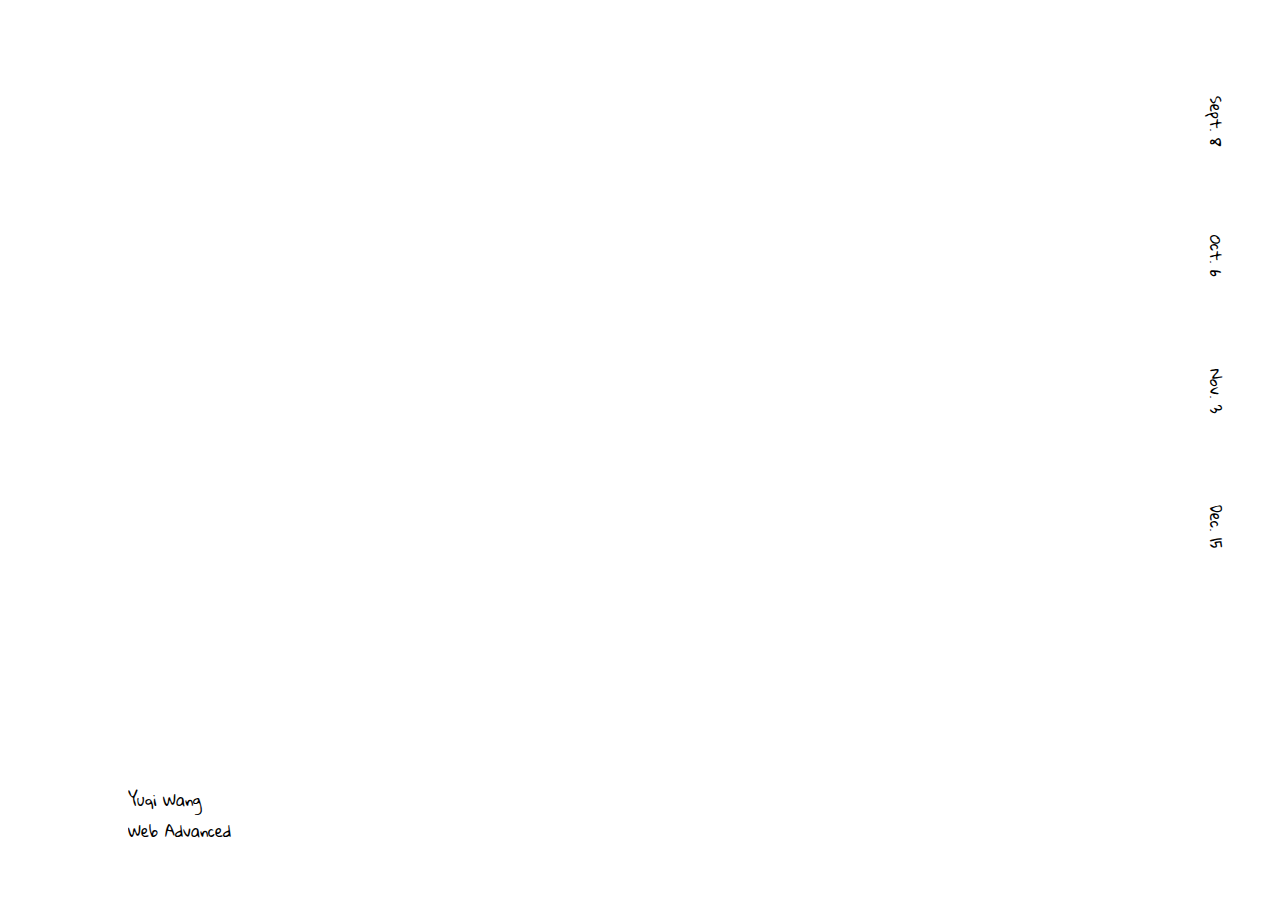
<file: index.html>
<!DOCTYPE html>
<html>
	<head>
		<title>Yuqi Wang - Web Advanced 2017</title>
		<link rel="stylesheet" type="text/css" href="assets/css/style.css">
		<link href="https://fonts.googleapis.com/css?family=Gloria+Hallelujah" rel="stylesheet">
	</head>

	<body>
		<section id="date">
			<ul id="dueday">
				<li><h1>Sept. 8</h1></li>
                <li><h1>Oct. 6</h1></li>
                <li><h1>Nov. 3</h1></li>
                <li><h1>Dec. 15</h1></li>
			</ul>
		</section>

		<section id="project">
			<ul id="name">
				<a href="helloworld/index.html" target="_blank"><li><h2>Hello World</h2></li></a>
                <a href="hiddenpattern/index.html" target="_blank"><li><h2>Hidden Pattern</h2></li></a>
                <a href="loop/index.html" target="_blank"><li><h2>Loop</h2></li></a>
                <a href="final/index.html" target="_blank"><li><h2>Final Project</h2></li></a>
			</ul>

			<ul id="board">
				<li><div></div></li>
                <li><div></div></li>
                <li><div></div></li>
                <li><div></div></li>
			</ul>
		</section>

		<section id="info">
			<h1>Yuqi Wang <br> Web Advanced</h1>
		</section>

		<script type="text/javascript" src="assets/js/main.js"></script>
	</body>
</html>
</file>
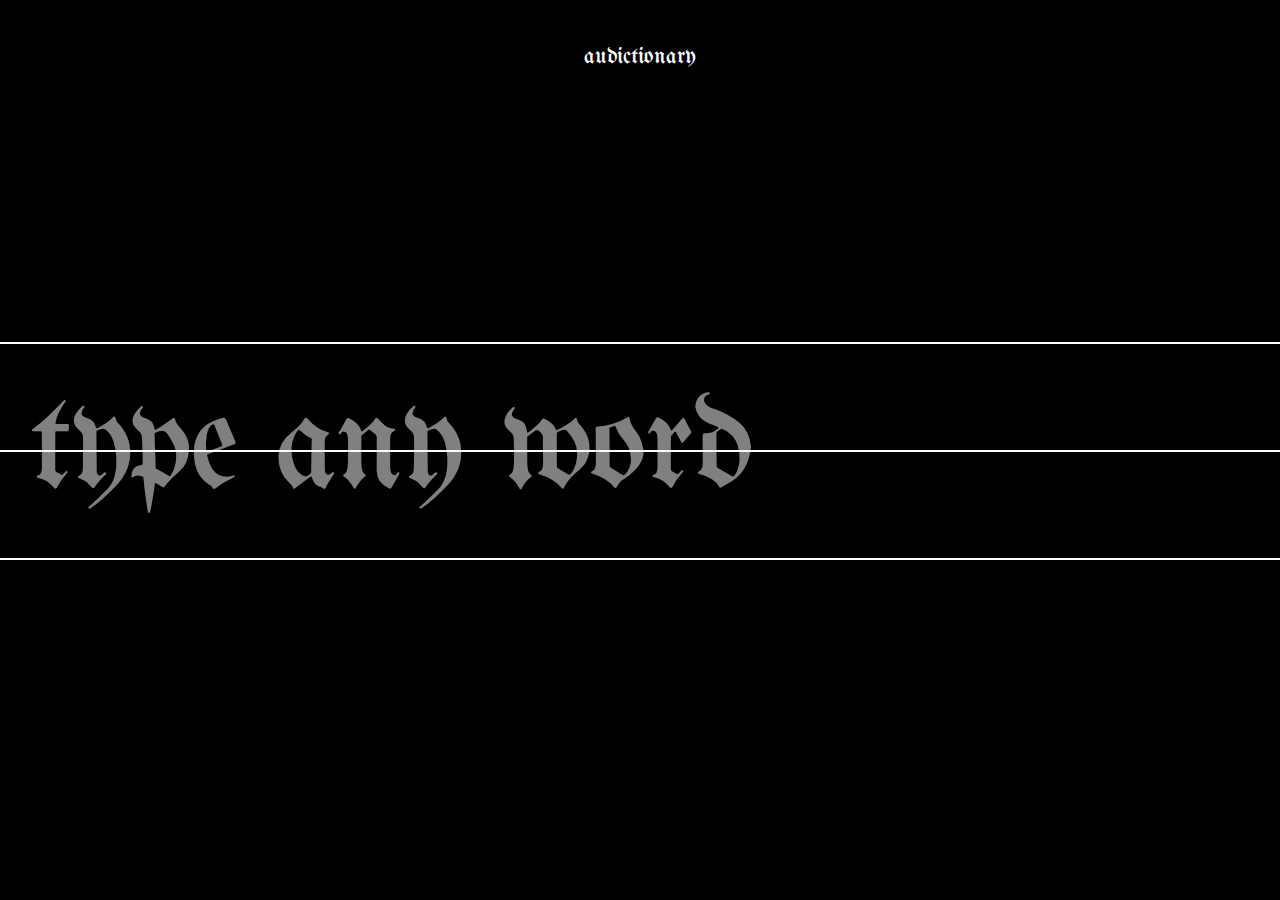
<file: final/index.html>
<!DOCTYPE html>
<html>
	<head>
		<title>audictionary</title>
		<link rel="stylesheet" type="text/css" href="style.css">
		<link href="https://fonts.googleapis.com/css?family=Cormorant+Garamond|UnifrakturMaguntia&display=swap" rel="stylesheet">
	</head>

	<body>
		<audio id="audio" src="" autoplay></audio>
		
		<input id="input" type="text" name="word" placeholder="type any word">

		<span class="line top"></span>
		<span class="line mid"></span>
		<span class="line btm"></span>
		
		<span id="label"></span>
		<span id="def"></span>
		<span id="shape"></span>
		
		<section id="title">audictionary</section>
		<section id="bar"></section>
		
		<script type="text/javascript" src="https://cdnjs.cloudflare.com/ajax/libs/jquery/3.2.1/jquery.min.js"></script>
		<script type="text/javascript" src="main.js"></script>
	</body>
</html>
</file>
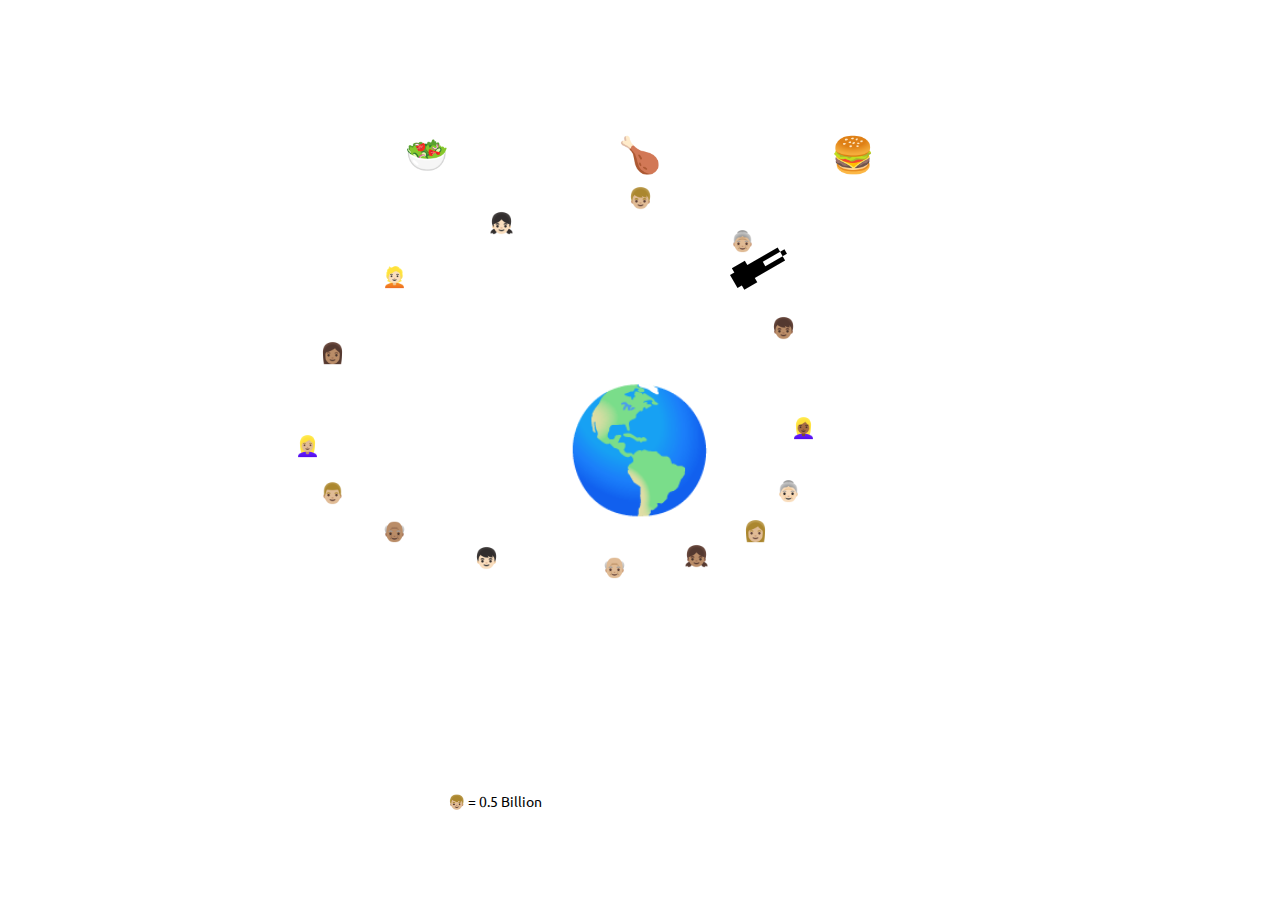
<file: hiddenpattern/index.html>
<!DOCTYPE html>
<html>
	<head>
		<title>Hidden Pattern - Food Choice</title>
		<link rel="stylesheet" type="text/css" href="assets/css/style.css">
		<link href="https://fonts.googleapis.com/css?family=Ubuntu" rel="stylesheet">
	</head>

	<body>
		<section id="choice">
			<p id="topic" class="center">How will your food choice affect the environment</p>
			<ul id="food" class="center">
				<li class="option">🥗</li>
				<li class="option">🍗</li>
				<li class="option">🍔</li>
			</ul>
			<p id="indicator" class="center"></p>
			<p id="note">👦🏼 = 0.5 Billion</p>
		</section>

		<section id="earth" class="center">
			<div id="globe" class="center">🌎</div>
			<div id="thermometer" class="center">🌡</div>
			<ul id="people" class="center">
				<li id="e1" class="eater center">👦🏼</li>
				<li id="e2" class="eater center">👧🏻</li>
				<li id="e3" class="eater center">👱🏻</li>
				<li id="e4" class="eater center">👩🏽</li>
				<li id="e5" class="eater center">👱🏼‍♀️</li>
				<li id="e6" class="eater center">👨🏼</li>
				<li id="e7" class="eater center">👴🏽</li>
				<li id="e8" class="eater center">👦🏻</li>
				<li id="e9" class="eater center">👴🏼</li>
				<li id="e10" class="eater center">👧🏽</li>
				<li id="e11" class="eater center">👩🏼</li>
				<li id="e12" class="eater center">👵🏻</li>
				<li id="e13" class="eater center">👱🏾‍♀️</li>
				<li id="e14" class="eater center">👦🏽</li>
				<li id="e15" class="eater center">👵🏼</li>
			</ul>
		</section>

		<section id="background"></section>
		
		<script type="text/javascript" src="assets/js/test.js"></script>
	</body>
</html>
</file>
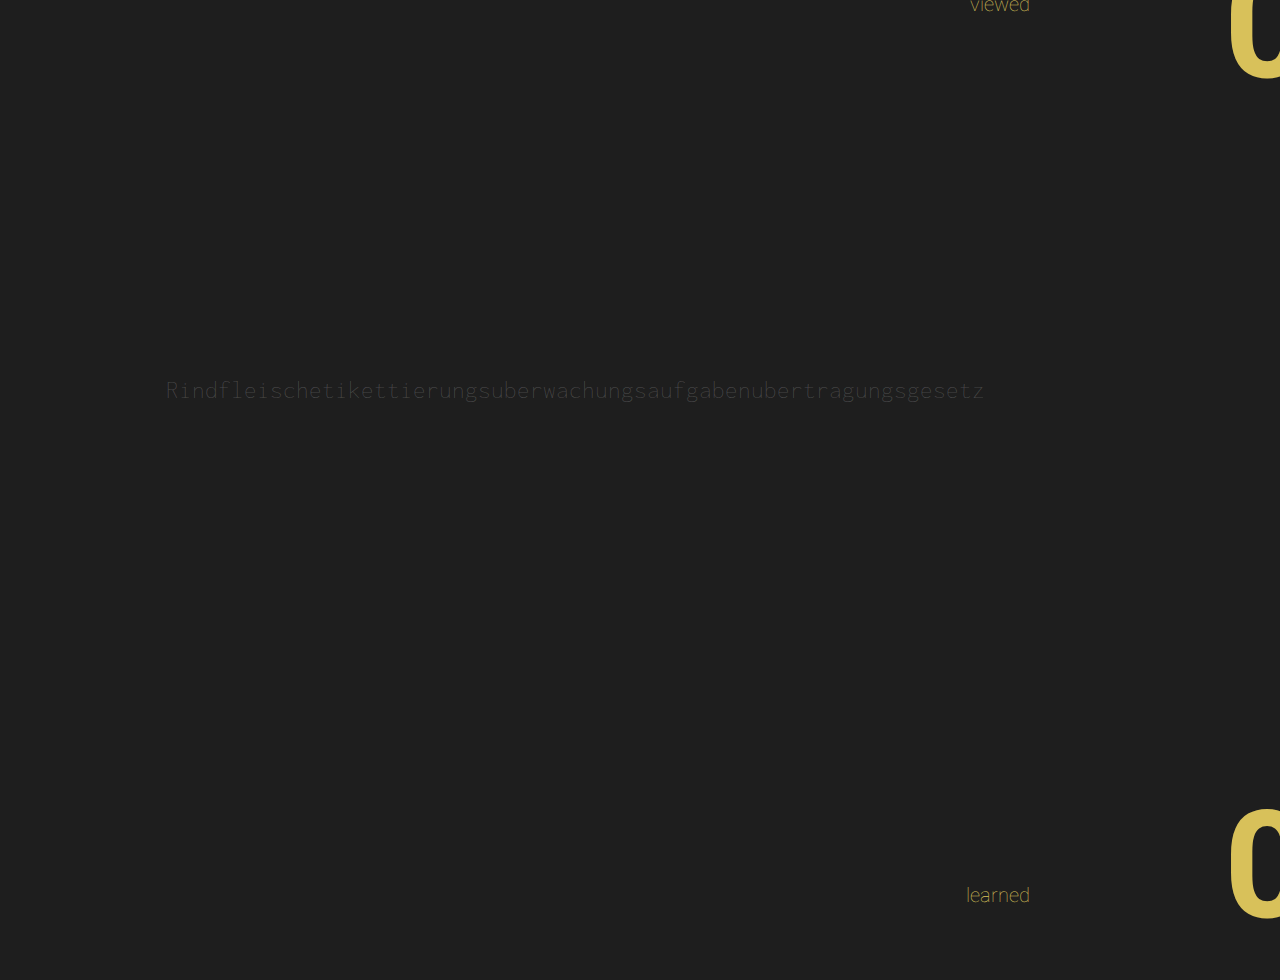
<file: loop/index.html>
<!DOCTYPE html>
<html lang="de-DE">
	<head>
		<meta charset="utf-8">
		<title></title>
		<link rel="stylesheet" type="text/css" href="style.css">
		<link href="https://fonts.googleapis.com/css?family=Inconsolata" rel="stylesheet">
		<link href="https://fonts.googleapis.com/css?family=Heebo:400,700"  rel="stylesheet">
	</head>

	<body>
		<!-- foreground -->
		<main id="foreground" class="center">
			<div id="container">
				<span>Rindfleischetikettierungsuberwachungsaufgabenubertragungsgesetz</span>
			</div>
		</main>

		<!-- translation -->
		<main id="translation">
			<section id="explain" class="center"></section>
			<input id="input" type="text" name="answer" placeholder="translation">
		</main>

		<!-- counter -->
		<main id="counter">
			<div id="number-v" class="number">0</div>
			<div id="note-v" class="note">viewed</div>
			<div id="number-l" class="number">0</div>
			<div id="note-l" class="note">learned</div>
		</main>

		<!-- background -->
		<main id="background"></main>

		<!-- scripts -->
		<script type="text/javascript" src="https://cdnjs.cloudflare.com/ajax/libs/jquery/3.2.1/jquery.min.js"></script>
		<script type="text/javascript" src="js.cookie.js"></script>
		<script type="text/javascript" src="browserSwipe.js"></script>
		<script type="text/javascript" src="main.js"></script>
	</body>
</html>
</file>
<file: assets/css/style.css>
* {
	box-sizing: border-box;
	font-size: 0;
	margin: 0;
	padding: 0;
	cursor: default;
	user-select: none;
}

html, body {
	width: 100%;
	height: 100%;
	overflow: hidden; 
}

section {
	display: block;
	position: absolute;
	overflow: hidden; 
}

#date{
	width: 10%;
	height: 60%;
	margin: 5% 0;
	right: 0;
}

#project {
	width: 70%;
	height: 60%;
	margin: 5% 15%;
	left: 0;
}

#info {
	width: 80%;
	height: 10%;
	margin: 5% 10%;
	top: 80%;
}

ul {
	display: block;
	position: absolute;
	width: 100%;
	height: 100%;
	list-style-type: none;
}

#dueday, #name {
	z-index: 2;
}

#board {
	z-index: 1;
}

li {
	position: relative;
	height: 25%;
	overflow: hidden;
}

h1, h2 {
	position: absolute;
	font-family: 'Gloria Hallelujah', cursive;
	font-weight: lighter;
}

h1 {
	font-size: 15px;
}

li h1 {
	width: 100%;
	top: 40%;
	transform: translateY(-40%) rotate(90deg);
	text-align: center;
	cursor: pointer;
	transition: all 0.5s;
}

li h1:hover {
	width: 100%;
	top: 40%;
	transform: translateY(-40%);
}

li h1.active {
	top: 0;
	transform: rotate(0);
}

h2 {
	opacity: 0;
	bottom: 0;
	font-size: 50px;
	color: white;
	transition: all 0.5s;
}

div {
	position: absolute;
	opacity: 0;
	width: 100%;
	height: 5%;
	top: 40%;
	left: 0;
	background-color: lightblue;
	transition: all 0.5s;
}

div.active {
	opacity: 0.3;
	height: 80%;
	top: 0;
}
</file>
<file: final/style.css>
* {
	box-sizing: border-box;
	margin: 0;
	padding: 0;
	font-size: 0;
	font-family: 'UnifrakturMaguntia', cursive;
	color: white;
	text-align: left;
	cursor: default;
	user-select: none;
	transition: all 0.5s;
}

::-webkit-scrollbar { 
    display: none; 
}

body {
	background-color: black;
}

#input, #shape, div {
	display: inline-block;
	height: 24vh;
	font-size: 15vh;
	line-height: 15vh;
	letter-spacing: -2px;
}

#input, #shape {
	position: absolute;
	left: 0;
	right: 0;
	top: 0;
	bottom: 0;
	margin: auto;
	margin-left: 30px;
	width: calc(100vw - 30px);
	background-color: transparent;
}

#input {
	border: none;
	outline: none;
	color: white;
	z-index: 1;
}

::placeholder {
	color: white;
	opacity: 0.5;
}

#input::selection {
	color: black;
	opacity: 0.5;
	background-color: white;
}

.line {
	position: absolute;
	left: 0;
	width: 100vw;
	height: 2px;
	background-color: white;
}

.line.top {
	top: 38vh;
}

.line.mid {
	top: 50vh;
}

.line.btm {
	top: 62vh;
}

#shape {
	z-index: 0;
}

div {
	float: left;
	width: auto;
	transform: translateY(0);
	transition-property: transform;
	transition-duration: 0.5s;
}

#label {
	display: block;
	position: absolute;
	left: 30px;
	top: 13vh;
	width: calc(100vw - 30px);
	font-size: 7vh;
	font-family: 'Cormorant Garamond', serif;
	font-weight: 300;
}

#def {
	display: block;
	position: absolute;
	left: 30px;
	top: 62vh;
	width: calc(100vw - 30px);
	height: calc(35vh - 35px);
	font-size: 5vh;
	font-family: 'Cormorant Garamond', serif;
	font-weight: 700;
	line-height: 6vh;
	overflow: scroll;
	z-index: 0;
	opacity: 0.1;
}

#def:hover {
	opacity: 0.6;
}

#def:hover + #shape {
	opacity: 0.2;
}

h1 {
	position: absolute;
	left: 40vw;
	top: 45vh;
	width: auto;
	height: auto;
	font-size: 80px;
	line-height: 80px;
	letter-spacing: -2px;
	color: lightgrey;
	opacity: 0.2;
	z-index: 0;
}

#title {
	position: absolute;
	top: 5vh;
	width: 100vw;
	font-size: 2.5vh;
	text-align: center;
	opacity: 1;
	z-index: -1;
}

#bar {
	position: absolute;
	bottom: 3vh;
	width: 100vw;
	overflow-y: scroll;
	direction:rtl;
	white-space: nowrap;
}

.history {
	display: inline-block;
	margin-left: 30px;
	margin-right: 30px;
	font-size: 25px;
	color: white;
	opacity: 0.5;
	cursor: pointer;
}

.history:hover {
	opacity: 1;
}
</file>
<file: hiddenpattern/assets/css/style.css>
* {
	box-sizing: border-box;
	font-size: 0;
	margin: 0;
	padding: 0;
	cursor: default;
	user-select: none;
	transition: all 0.5s;
}

html, body {
	width: 100%;
	height: 100%;
	overflow: hidden; 
}

p {
	font-family: 'Ubuntu', sans-serif;
	text-align: center;
}

#topic {
	font-size: 20px;
	line-height: 24px;
	width: 50%;
	top: -80%;
	cursor: pointer;
}

#indicator {
	font-size: 16px;
	line-height: 20px;
	width: 50%;
	top: -33%;
	opacity: 0;
	cursor: pointer;
}

#note {
	position: absolute;
	font-size: 14px;
	left: 35%;
	bottom: 10%;
}

ul {
	position: absolute;
	width: 50%;
	height: 50%;
	list-style-type: none;
}

#food {
	top: -10%;
}

.option {
	display: inline-block;
	width: 33.3%;
	height: 20%;
	font-size: 35px;
	text-align: center;
	vertical-align: middle;
}

.option:hover {
	font-size: 50px;
	animation: rotate infinite ease-in-out 2s;
}

#earth {
	width: 40%;
	height: 40%;
	bottom: -20%;
}

#globe {
	width: 90%;
	font-size: 120px;
	text-align: center;
}

#thermometer {
	font-size: 80px;
	transform: rotate(60deg);
	top: -50%;
	left: 46%;
	transition: all 5s;
}

#people {
	width: 100%;
	height: 100%;
}

.eater {
	width: 50%;
	font-size: 20px;
	text-align: center;
}

#e1 {
	top: -70%;
}

#e2 {
	top: -63%;
	left: -27%;
}

#e3 {
	top: -48%;
	left: -48%;
}

#e4 {
	top: -27%;
	left: -60%;
}

#e5 {
	top: -1%;
	left: -65%;
}

#e6 {
	top: 24%;
	left: -60%;
}

#e7 {
	top: 45%;
	left: -48%;
}

#e8 {
	top: 60%;
	left: -30%;
}

#e9 {
	top: 65%;
	left: -5%;
}

#e10 {
	top: 59%;
	left: 22%;
}

#e11 {
	top: 45%;
	left: 45%;
}

#e12 {
	top: 23%;
	left: 54%;
}

#e13 {
	top: -6%;
	left: 57%;
}

#e14 {
	top: -34%;
	left: 53%;
}

#e15 {
	top: -58%;
	left: 40%;
}

#background {
	width: 100%;
	height: 100%;
	z-index: 1;
}

.random {
	position: absolute;
	display: inline-block;
	width: 25px;
	height: 25px;
	font-size: 25px;
	text-align: center;
	vertical-align: middle;
	animation: fall infinite ease-in-out 5s;
}

.center {
	display: table;
	position: absolute;
	left: 0;
	right: 0;
	top: 0;
	bottom: 0;
	margin: auto;
	overflow: auto;
}

@keyframes rotate {
	0% {
		transform: rotate(0deg);
	}
	100% {
		transform: rotate(360deg);
	}
}

@keyframes fall {
	0% {
		transform: translateY(-100%);
	}
	100% {
		transform: translateY(5000%);
	}
}
</file>
<file: loop/style.css>
* {
	box-sizing: border-box;
	margin: 0;
	padding: 0;
	font-size: 0;
	font-family: 'Inconsolata', monospace;
	font-weight: lighter;
	text-align: center;
	cursor: default;
	user-select: none;
	transition: all 0.5s;
}

::-webkit-scrollbar { 
    display: none; 
}

body {
	background-color: rgba(30, 30, 30, 1);
	overflow: hidden;
}

/*foreground*/
#foreground {
	display: block;
	width: auto;
	height: 60px;
	transform: translateY(-100%);
	/*background-color: black;*/
	white-space: nowrap;
	overflow-x: auto;
}

#container {
	display: block;
	position: absolute;
	height: 60px;
	text-align: left;
}

span {
	display: inline-block;
	font-size: 25px;
	line-height: 60px;
	margin-right: 10em;
	color: rgba(255, 255, 255, 0.2);
	cursor: pointer;
}

span:hover {
	color: rgba(255, 255, 255, 0.5);
	filter: blur(0);
}

.focus {
	color: rgba(255, 255, 255, 0.8);
	text-shadow: 0.1em 0.1em 0.2em black;
	filter: blur(0);
}

.blur {
	filter: blur(3px);
}

.learned {
	color: #D8C15A;
	text-decoration: line-through;
}

/*translation*/
#explain, #input {
	height: 30px;
	font-family: 'Heebo', sans-serif;
}

#explain {
	display: table;
	width: auto;
	font-size: 18px;
	font-weight: 700;
	line-height: 30px;
	margin-left: 50%;
	color: rgba(30, 30, 30, 1);
	background-color: #D8C15A;
}

#input {
	display: none;
	position: absolute;
	bottom: 0;
	width: auto;
	font-size: 16px;
	font-weight: lighter;
	color: #D8C15A;
	background-color: rgba(0, 0, 0, 0.5);
	border: none;
	outline: none;
}

#input:focus {
	border: solid 1px #D8C15A;
}

#input.check {
	background-color: #D8C15A;
}

/*counter*/
.note {
	display: inline-block;
	position: absolute;
	right: 250px;
	font-family: 'Heebo', sans-serif;
	font-size: 20px;
	color: #D8C15A;
}

#note-v {
	top: -10px;
}

#note-l {
	bottom: -10px;
}

.number {
	display: inline-block;
	position: absolute;
	right: -30px;
	font-family: 'Heebo', sans-serif;
	font-weight: 700;
	font-size: 150px;
	color: #D8C15A;
}

#number-v {
	top: -80px;
}

#number-l {
	bottom: -80px;
}

#number-v:hover {
	right: 30px;
	top: 10px;
}

#number-v:hover + #note-v{
	right: 35px;
	top: 10px;
}

#number-l:hover {
	right: 30px;
	bottom: 10px;
}

#number-l:hover + #note-l {
	right: 35px;
	bottom: 10px;
}

/*background*/
#background {
	display: block;
	position: absolute;
	width: 100vw;
	height: 100vh;
	overflow: hidden;
	z-index: -1;
}

.current {
	display: inline-block;
	position: absolute;
	font-family: 'Heebo', sans-serif;
	font-size: 16px;
	font-weight: lighter;
	line-height: 20px;
	color: rgba(255, 255, 255, 0.5);
	z-index: 0;
}

/*general*/
.center {
	position: absolute;
	left: 0;
	right: 0;
	top: 0;
	bottom: 0;
	margin: auto;
}
</file>
